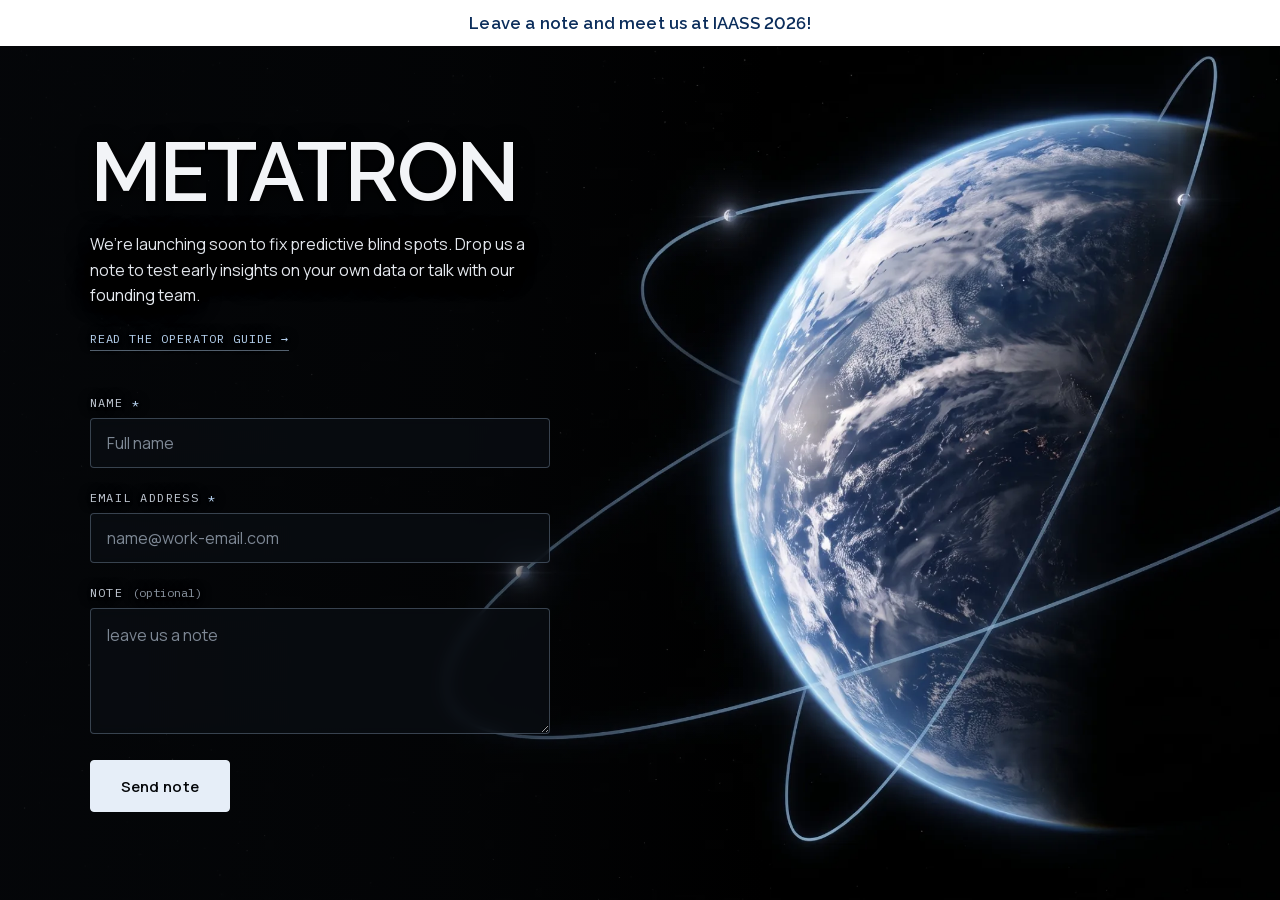
<file: index.html>
<!DOCTYPE html>
<html lang="en">
<head>
<meta charset="utf-8">
<meta name="viewport" content="width=device-width, initial-scale=1">
<title>Metatron</title>
<meta name="description" content="We're launching soon to fix predictive blind spots. Test early insights on your own data or talk with our founding team.">
<link rel="preload" href="assets/fonts/manrope-latin.woff2" as="font" type="font/woff2" crossorigin>
<link rel="preload" href="assets/fonts/raleway-600-latin.woff2" as="font" type="font/woff2" crossorigin>
<link rel="stylesheet" href="styles.css">
</head>
<body>
<header class="banner">
  <p>Leave a note and meet us at IAASS 2026!</p>
</header>
<main class="page">
  <div class="bg" aria-hidden="true"></div>
  <div class="overlay" aria-hidden="true"></div>

  <div class="content">
    <div class="stack">
      <header class="intro">
        <h1>Metatron</h1>
        <p>We’re launching soon to fix predictive blind spots. Drop us a note to test early insights on your own data or talk with our founding team.</p>
        <a class="guide-link" href="/iaass2026/">Read the operator guide <span aria-hidden="true">→</span></a>
      </header>

      <div class="success" id="success" hidden>
        <span class="eyebrow">Message received</span>
        <p id="success-msg"></p>
      </div>

      <form id="contact" novalidate data-endpoint="https://script.google.com/macros/s/AKfycby-rSQ4V_kfU2_NtYznqkLeW7cXwyNaq0hUFwGAv3nIm2HUWSZgoiJLJumftzCt1XFF/exec">
        <label class="field">
          <span class="label">Name <span class="req">*</span></span>
          <input type="text" name="name" autocomplete="name" placeholder="Full name" aria-describedby="name-error">
          <span class="error" id="name-error" hidden></span>
        </label>

        <label class="field">
          <span class="label">Email address <span class="req">*</span></span>
          <input type="email" name="email" autocomplete="email" inputmode="email" placeholder="name@work-email.com" aria-describedby="email-error">
          <span class="error" id="email-error" hidden></span>
        </label>

        <label class="field">
          <span class="label">Note <span class="opt">(optional)</span></span>
          <textarea name="note" rows="4" placeholder="leave us a note"></textarea>
        </label>

        <!-- Honeypot: invisible to people, filled in by most bots. Submissions that
             carry a value here are dropped server-side. Not a .field — stays hidden. -->
        <input class="hp" type="text" name="company" tabindex="-1" autocomplete="off" aria-hidden="true">

        <div class="actions">
          <button type="submit" class="btn btn--solid">Send note</button>
          <span class="error" id="submit-error" role="alert" hidden></span>
        </div>
      </form>
    </div>
  </div>
</main>
<script src="main.js"></script>
</body>
</html>
</file>
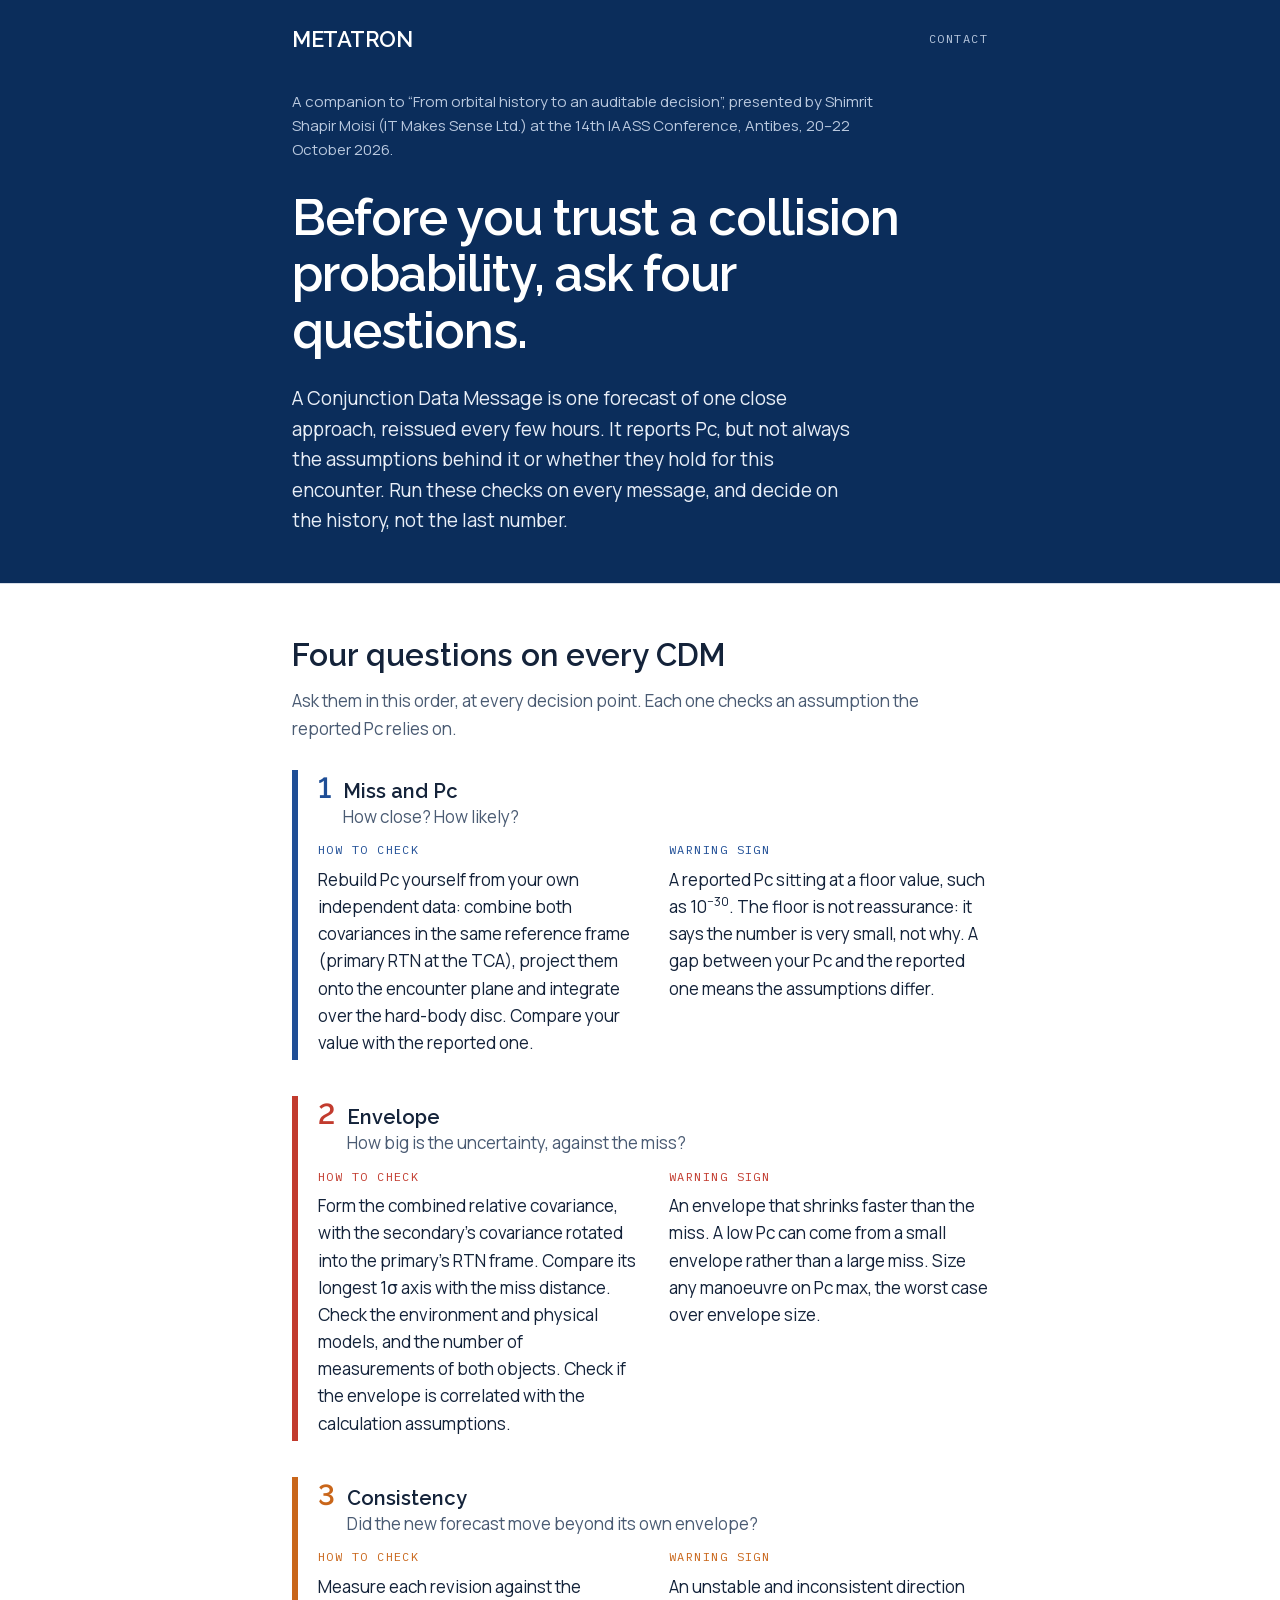
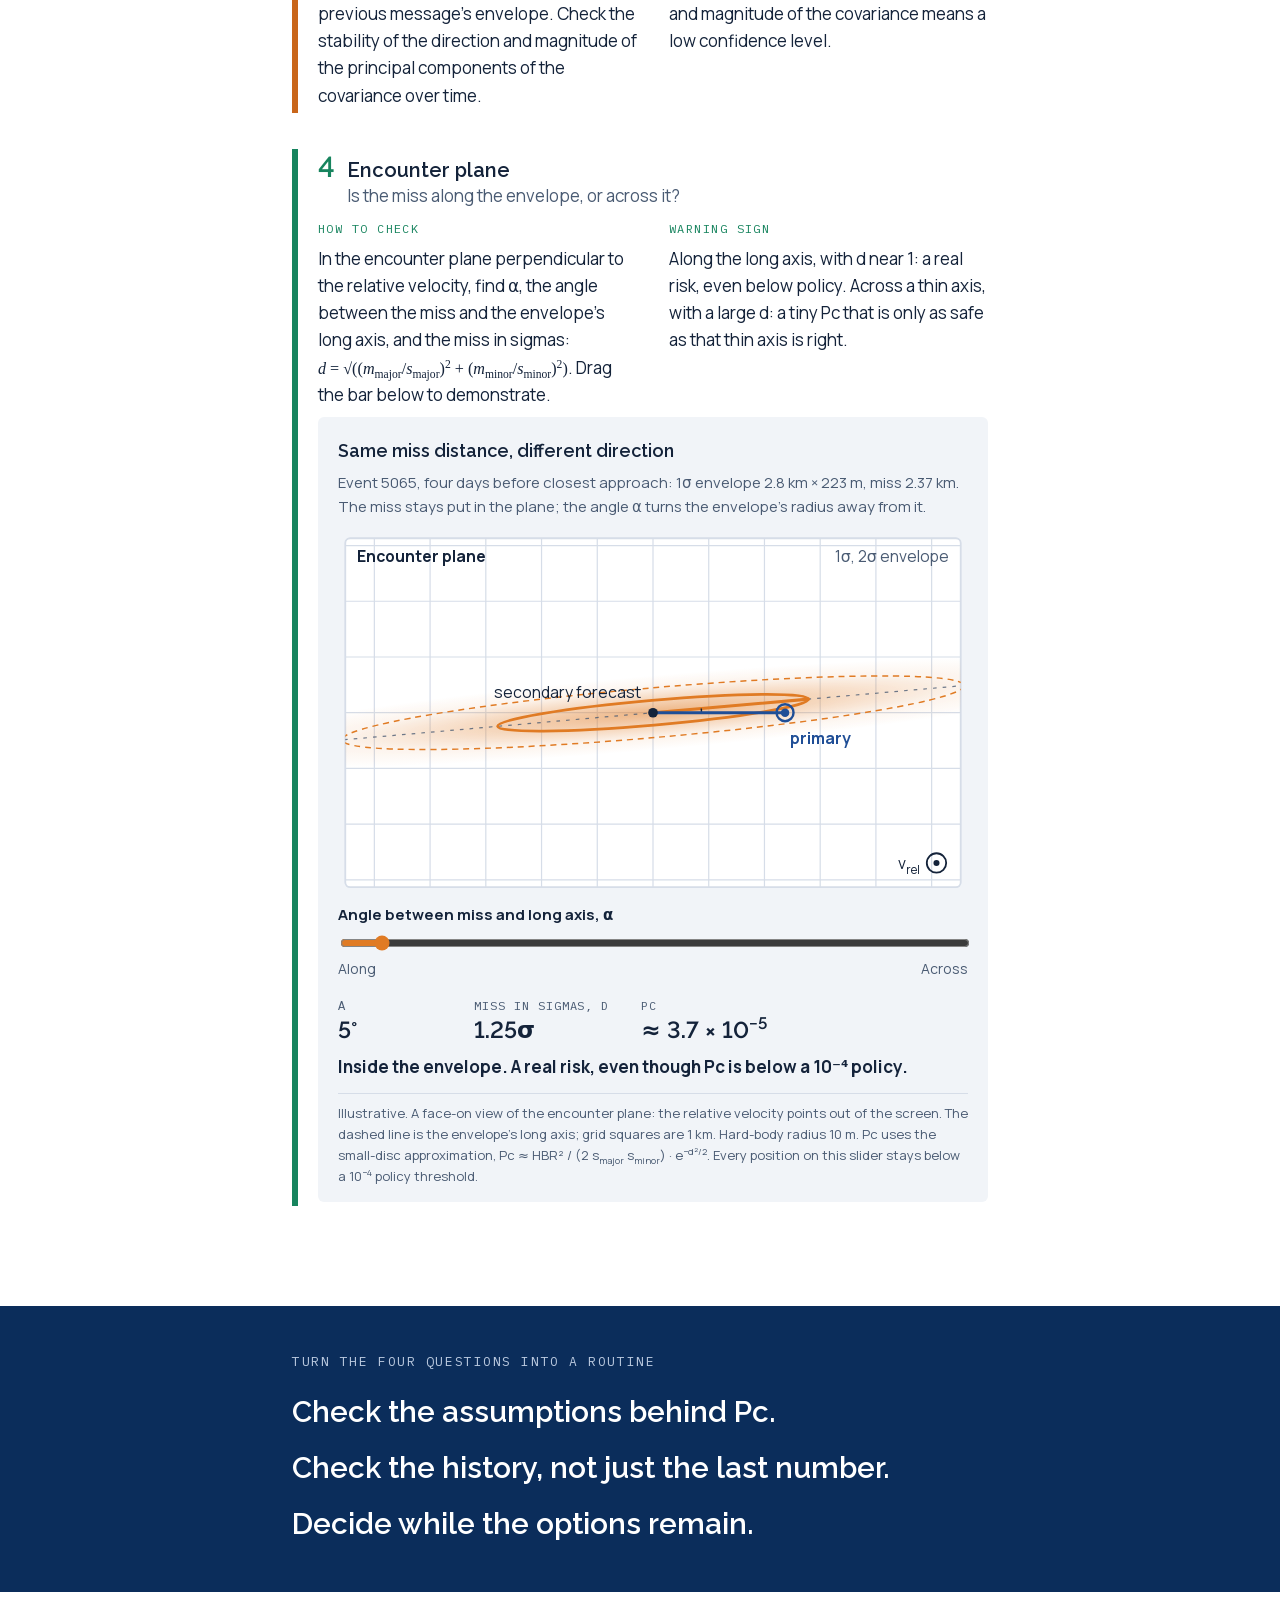
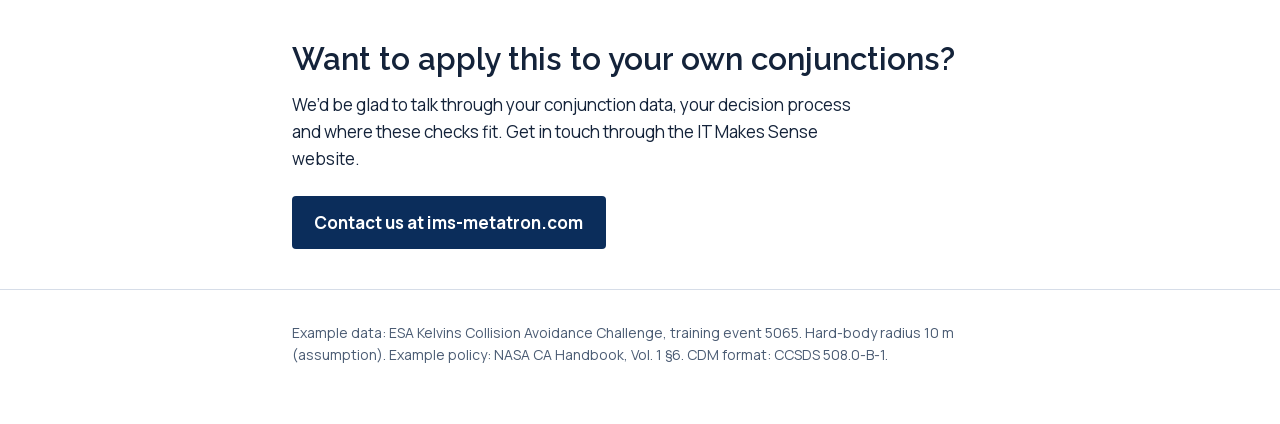
<file: iaass2026/index.html>
<!DOCTYPE html>
<html lang="en">
<head>
<meta charset="utf-8">
<meta name="viewport" content="width=device-width, initial-scale=1">
<title>Before you trust a collision probability · Metatron</title>
<meta name="description" content="Four questions to ask of every Conjunction Data Message before you trust its collision probability. An operator guide from Metatron.">
<link rel="canonical" href="https://www.ims-metatron.com/iaass2026/">
<meta property="og:type" content="article">
<meta property="og:title" content="Before you trust a collision probability, ask four questions">
<meta property="og:description" content="Four questions to ask of every Conjunction Data Message. Companion to the IAASS 2026 talk “From orbital history to an auditable decision”.">
<meta property="og:url" content="https://www.ims-metatron.com/iaass2026/">
<link rel="preload" href="/iaass2026/assets/fonts/manrope-latin.woff2" as="font" type="font/woff2" crossorigin>
<link rel="preload" href="/iaass2026/assets/fonts/raleway-600-latin.woff2" as="font" type="font/woff2" crossorigin>
<style>
  /* Fonts are self-hosted inside this folder so /iaass2026 deploys on its own (same files as the main site). */
@font-face { font-family: 'Manrope'; font-weight: 200 800; font-display: swap;
  src: url('/iaass2026/assets/fonts/manrope-latin.woff2') format('woff2');
  unicode-range: U+0000-00FF, U+0131, U+0152-0153, U+02BB-02BC, U+02C6, U+02DA, U+02DC, U+0304, U+0308, U+0329, U+2000-206F, U+20AC, U+2122, U+2191, U+2193, U+2212, U+2215, U+FEFF, U+FFFD; }
@font-face { font-family: 'Manrope'; font-weight: 200 800; font-display: swap;
  src: url('/iaass2026/assets/fonts/manrope-latin-ext.woff2') format('woff2');
  unicode-range: U+0100-02BA, U+02BD-02C5, U+02C7-02CC, U+02CE-02D7, U+02DD-02FF, U+1D00-1DBF, U+1E00-1E9F, U+1EF2-1EFF, U+2020, U+20A0-20AB, U+20AD-20C4, U+2113, U+2C60-2C7F, U+A720-A7FF; }
@font-face { font-family: 'Raleway'; font-weight: 600; font-display: swap;
  src: url('/iaass2026/assets/fonts/raleway-600-latin.woff2') format('woff2');
  unicode-range: U+0000-00FF, U+0131, U+0152-0153, U+02BB-02BC, U+02C6, U+02DA, U+02DC, U+0304, U+0308, U+0329, U+2000-206F, U+20AC, U+2122, U+2191, U+2193, U+2212, U+2215, U+FEFF, U+FFFD; }
@font-face { font-family: 'Raleway'; font-weight: 600; font-display: swap;
  src: url('/iaass2026/assets/fonts/raleway-600-latin-ext.woff2') format('woff2');
  unicode-range: U+0100-02BA, U+02BD-02C5, U+02C7-02CC, U+02CE-02D7, U+02DD-02FF, U+1D00-1DBF, U+1E00-1E9F, U+1EF2-1EFF, U+2020, U+20A0-20AB, U+20AD-20C4, U+2113, U+2C60-2C7F, U+A720-A7FF; }
@font-face { font-family: 'IBM Plex Mono'; font-weight: 400; font-display: swap;
  src: url('/iaass2026/assets/fonts/ibm-plex-mono-400-latin.woff2') format('woff2');
  unicode-range: U+0000-00FF, U+0131, U+0152-0153, U+02BB-02BC, U+02C6, U+02DA, U+02DC, U+0304, U+0308, U+0329, U+2000-206F, U+20AC, U+2122, U+2191, U+2193, U+2212, U+2215, U+FEFF, U+FFFD; }
@font-face { font-family: 'IBM Plex Mono'; font-weight: 400; font-display: swap;
  src: url('/iaass2026/assets/fonts/ibm-plex-mono-400-latin-ext.woff2') format('woff2');
  unicode-range: U+0100-02BA, U+02BD-02C5, U+02C7-02CC, U+02CE-02D7, U+02DD-02FF, U+1D00-1DBF, U+1E00-1E9F, U+1EF2-1EFF, U+2020, U+20A0-20AB, U+20AD-20C4, U+2113, U+2C60-2C7F, U+A720-A7FF; }


  :root {
    color-scheme: light;
    --bg: #ffffff;
    --surface: #f1f4f8;
    --ink: #14233a;
    --muted: #4a5b73;
    --rule: #d6dde8;
    --hero-bg: #0b2d5b;
    --hero-ink: #ffffff;
    --hero-muted: #b9c8de;
    --q1: #1f4e96;
    --q2: #c23b2e;
    --q3: #c9661a;
    --q4: #17845e;
    --env: #e07b24;
    --miss: #1f4e96;
    --cta-bg: var(--hero-bg);   /* reuse the hero pairing: navy on the light page */
    --cta-ink: var(--hero-ink);
    /* Type aligned with the landing page (index.html / fonts.css) */
    --display: "Raleway", system-ui, sans-serif;      /* headings, big numbers */
    --sans: "Manrope", system-ui, sans-serif;         /* body */
    --mono: "IBM Plex Mono", ui-monospace, monospace; /* small uppercase labels */
    --math: Georgia, "Times New Roman", serif;        /* formula variables only */
  }
  @media (prefers-color-scheme: dark) {
    :root {
      color-scheme: dark;
      --bg: #0c1626;
      --surface: #13223a;
      --ink: #e5ebf4;
      --muted: #a2b2c9;
      --rule: #273a5a;
      --hero-bg: #0a2348;
      --hero-ink: #ffffff;
      --hero-muted: #b0c1da;
      --q1: #86abec;
      --q2: #f07f71;
      --q3: #f2a052;
      --q4: #4fcf9f;
      --env: #f2a052;
      --miss: #9dbdf3;
      --cta-bg: var(--hero-ink);  /* inverted on the dark page: white on navy ink */
      --cta-ink: var(--hero-bg);
    }
  }

  * { box-sizing: border-box; }
  h1, h2, h3, .q-num, .readout dd, .takeaways p.line { font-variant-numeric: lining-nums; }
  html { -webkit-text-size-adjust: 100%; }
  body {
    margin: 0;
    background: var(--bg);
    color: var(--ink);
    font-family: var(--sans);
    font-size: 1.0625rem;
    line-height: 1.6;
  }
  .wrap { max-width: 46rem; margin-left: auto; margin-right: auto; padding-left: 1.25rem; padding-right: 1.25rem; }
  a { color: var(--q1); }
  a:focus-visible, input:focus-visible { outline: 3px solid var(--env); outline-offset: 3px; }
  sup, sub { font-size: 0.72em; line-height: 0; }
  .num { font-variant-numeric: tabular-nums lining-nums; }
  .math { font-family: var(--math); font-size: 0.95em; white-space: nowrap; }

  /* Site nav (links back to the landing page) */
  .site-nav { display: flex; align-items: center; justify-content: space-between; gap: 1rem; margin: 0 0 2.5rem; }
  .site-nav a { color: var(--hero-ink); text-decoration: none; }
  .wordmark { font-family: var(--display); font-weight: 600; text-transform: uppercase; letter-spacing: -0.02em; font-size: 1.375rem; line-height: 1; }
  .site-nav .nav-link { font-family: var(--mono); font-size: 0.75rem; letter-spacing: 0.12em; text-transform: uppercase; color: var(--hero-muted); }
  .site-nav a:hover { color: #ffffff; }
  .site-nav a:focus-visible { outline: 3px solid var(--env); outline-offset: 3px; }

  /* Hero */
  header {
    background: var(--hero-bg);
    color: var(--hero-ink);
    padding: 1.75rem 0 3rem;
    border-bottom: 1px solid var(--rule);
  }
  header .credit {
    margin: 0 0 1.75rem;
    color: var(--hero-muted);
    font-size: 0.9375rem;
    max-width: 38rem;
  }
  h1 {
    font-family: var(--display);
    font-weight: 600;
    font-size: clamp(2rem, 5.2vw, 3.15rem);
    line-height: 1.12;
    letter-spacing: -0.02em;
    margin: 0 0 1.5rem;
    max-width: 20ch;
  }
  header .lede {
    font-size: 1.1875rem;
    line-height: 1.6;
    margin: 0;
    max-width: 36rem;
    color: #e8eef7;
  }

  /* Sections */
  section { padding: 3.25rem 0 0.5rem; }
  h2 {
    font-family: var(--display);
    font-weight: 600;
    font-size: clamp(1.5rem, 3.4vw, 1.95rem);
    line-height: 1.25;
    margin: 0 0 0.75rem;
  }
  .intro { color: var(--muted); margin: 0 0 1.75rem; max-width: 40rem; }

  /* Four questions */
  ol.questions { list-style: none; margin: 0; padding: 0; }
  ol.questions > li {
    position: relative;
    border-left: 6px solid var(--c);
    padding: 0.25rem 0 0.25rem 1.25rem;
    margin: 0 0 2.25rem;
  }
  ol.questions > li:nth-child(1) { --c: var(--q1); }
  ol.questions > li:nth-child(2) { --c: var(--q2); }
  ol.questions > li:nth-child(3) { --c: var(--q3); }
  ol.questions > li:nth-child(4) { --c: var(--q4); }
  .q-head { display: flex; align-items: baseline; gap: 0.75rem; margin-bottom: 0.75rem; }
  .q-num { font-family: var(--display); font-weight: 600; font-size: 1.8rem; color: var(--c); line-height: 1; }
  h3 { font-family: var(--display); font-weight: 600; font-size: 1.25rem; margin: 0; line-height: 1.3; }
  .q-ask { display: block; font-family: var(--sans); font-weight: 400; font-size: 1.0625rem; color: var(--muted); margin-top: 0.15rem; }
  .q-body { display: grid; gap: 1rem 2rem; grid-template-columns: 1fr; }
  @media (min-width: 640px) { .q-body { grid-template-columns: 1fr 1fr; } }
  h4 { font-family: var(--mono); font-size: 0.75rem; font-weight: 400; letter-spacing: 0.12em; text-transform: uppercase; margin: 0 0 0.4rem; color: var(--c); }
  .q-body p { margin: 0; }

  /* Interactive plane */
  figure.plane {
    margin: 0.5rem 0 0;
    padding: 1.25rem 1.25rem 1rem;
    background: var(--surface);
    border-radius: 6px;
  }
  figure.plane h4 { color: var(--ink); font-family: var(--display); font-weight: 600; font-size: 1.125rem; letter-spacing: 0; text-transform: none; margin-bottom: 0.35rem; }
  figure.plane .setup { margin: 0 0 0.75rem; font-size: 0.9375rem; color: var(--muted); }
  figure.plane svg { display: block; width: 100%; height: auto; }
  .lbl { fill: var(--muted); font-family: var(--sans); font-size: 13px; }
  .lbl-ink { fill: var(--ink); }
  .lbl-prim { fill: var(--miss); font-weight: 700; }
  .lbl-strong { font-weight: 700; }
  .lbl-sub { font-size: 0.75em; }
  .lbl-alpha { fill: var(--ink); font-family: var(--math); font-style: italic; font-size: 15px; }
  @media (max-width: 560px) {
    figure.plane { padding: 1rem 0.9rem 0.85rem; }
    .lbl { font-size: 19px; }
    .lbl-alpha { font-size: 21px; }
  }
  .control { margin: 0.5rem 0 0.25rem; }
  .control label { display: block; font-weight: 700; font-size: 0.9375rem; margin-bottom: 0.25rem; }
  .control input[type=range] { width: 100%; accent-color: var(--env); }
  .ends { display: flex; justify-content: space-between; font-size: 0.875rem; color: var(--muted); }
  .readout { display: flex; flex-wrap: wrap; gap: 0.5rem 2rem; margin: 1rem 0 0.5rem; }
  .readout div { min-width: 6.5rem; }
  .readout dt { font-family: var(--mono); font-size: 0.75rem; letter-spacing: 0.08em; text-transform: uppercase; color: var(--muted); }
  .readout dd { margin: 0; font-family: var(--display); font-weight: 600; font-size: 1.45rem; line-height: 1.3; }
  .verdict { margin: 0.25rem 0 0.75rem; font-weight: 700; }
  figure.plane figcaption { font-size: 0.8125rem; color: var(--muted); border-top: 1px solid var(--rule); padding-top: 0.6rem; }



  /* Takeaways */
  .takeaways { background: var(--hero-bg); color: var(--hero-ink); margin-top: 3.5rem; padding: 3rem 0; }
  .takeaways h2 { color: var(--hero-muted); font-size: 0.8125rem; font-family: var(--mono); font-weight: 400; letter-spacing: 0.12em; text-transform: uppercase; margin: 0 0 1.4rem; }
  .takeaways p.line {
    font-family: var(--display);
    font-weight: 600;
    font-size: clamp(1.35rem, 3.6vw, 1.85rem);
    line-height: 1.3;
    margin: 0 0 1.1rem;
  }
  .takeaways p.line:last-of-type { margin-bottom: 0; }

  .contact { padding: 3rem 0 2.5rem; border-bottom: 1px solid var(--rule); }
  .contact p { margin: 0 0 1.5rem; max-width: 36rem; }
  .cta {
    display: inline-block;
    background: var(--cta-bg);
    color: var(--cta-ink);
    font-weight: 700;
    text-decoration: none;
    padding: 0.8rem 1.4rem;
    border-radius: 4px;
  }
  .nowrap { white-space: nowrap; }
  .cta:hover { text-decoration: underline; text-underline-offset: 3px; }
  footer { padding: 2rem 0 3rem; font-size: 0.875rem; color: var(--muted); }
  footer p { margin: 0 0 0.6rem; }
</style>
</head>
<body>

<header>
  <div class="wrap">
    <nav class="site-nav" aria-label="Site">
      <a class="wordmark" href="/">Metatron</a>
      <a class="nav-link" href="/#contact">Contact</a>
    </nav>
    <p class="credit">A companion to “From orbital history to an auditable decision”, presented by Shimrit Shapir Moisi (IT Makes Sense Ltd.) at the 14th IAASS Conference, Antibes, 20–22 October 2026.</p>
    <h1>Before you trust a collision probability, ask four questions.</h1>
    <p class="lede">A Conjunction Data Message is one forecast of one close approach, reissued every few hours. It reports Pc, but not always the assumptions behind it or whether they hold for this encounter. Run these checks on every message, and decide on the history, not the last number.</p>
  </div>
</header>

<main>
  <section class="wrap" aria-labelledby="s-questions">
    <h2 id="s-questions">Four questions on every CDM</h2>
    <p class="intro">Ask them in this order, at every decision point. Each one checks an assumption the reported Pc relies on.</p>

    <ol class="questions">
      <li>
        <div class="q-head"><span class="q-num" aria-hidden="true">1</span>
          <h3>Miss and Pc<span class="q-ask">How close? How likely?</span></h3></div>
        <div class="q-body">
          <div><h4>How to check</h4>
            <p>Rebuild Pc yourself from your own independent data: combine both covariances in the same reference frame (primary RTN at the TCA), project them onto the encounter plane and integrate over the hard-body disc. Compare your value with the reported one.</p></div>
          <div><h4>Warning sign</h4>
            <p>A reported Pc sitting at a floor value, such as 10<sup>−30</sup>. The floor is not reassurance: it says the number is very small, not why. A gap between your Pc and the reported one means the assumptions differ.</p></div>
        </div>
      </li>

      <li>
        <div class="q-head"><span class="q-num" aria-hidden="true">2</span>
          <h3>Envelope<span class="q-ask">How big is the uncertainty, against the miss?</span></h3></div>
        <div class="q-body">
          <div><h4>How to check</h4>
            <p>Form the combined relative covariance, with the secondary’s covariance rotated into the primary’s RTN frame. Compare its longest 1σ axis with the miss distance. Check the environment and physical models, and the number of measurements of both objects. Check if the envelope is correlated with the calculation assumptions.</p></div>
          <div><h4>Warning sign</h4>
            <p>An envelope that shrinks faster than the miss. A low Pc can come from a small envelope rather than a large miss. Size any manoeuvre on Pc max, the worst case over envelope size.</p></div>
        </div>
      </li>

      <li>
        <div class="q-head"><span class="q-num" aria-hidden="true">3</span>
          <h3>Consistency<span class="q-ask">Did the new forecast move beyond its own envelope?</span></h3></div>
        <div class="q-body">
          <div><h4>How to check</h4>
            <p>Measure each revision against the previous message’s envelope. Check the stability of the direction and magnitude of the principal components of the covariance over time.</p></div>
          <div><h4>Warning sign</h4>
            <p>An unstable and inconsistent direction and magnitude of the covariance means a low confidence level.</p></div>
        </div>
      </li>

      <li>
        <div class="q-head"><span class="q-num" aria-hidden="true">4</span>
          <h3>Encounter plane<span class="q-ask">Is the miss along the envelope, or across it?</span></h3></div>
        <div class="q-body">
          <div><h4>How to check</h4>
            <p>In the encounter plane perpendicular to the relative velocity, find α, the angle between the miss and the envelope’s long axis, and the miss in sigmas: <span class="math"><i>d</i> = √((<i>m</i><sub>major</sub>/<i>s</i><sub>major</sub>)<sup>2</sup> + (<i>m</i><sub>minor</sub>/<i>s</i><sub>minor</sub>)<sup>2</sup>)</span>. Drag the bar below to demonstrate.</p></div>
          <div><h4>Warning sign</h4>
            <p>Along the long axis, with d near 1: a real risk, even below policy. Across a thin axis, with a large d: a tiny Pc that is only as safe as that thin axis is right.</p></div>
        </div>

        <figure class="plane" aria-labelledby="plane-title">
          <h4 id="plane-title">Same miss distance, different direction</h4>
          <p class="setup">Event 5065, four days before closest approach: 1σ envelope 2.8&nbsp;km × 223&nbsp;m, miss 2.37&nbsp;km. The miss stays put in the plane; the angle α turns the envelope’s radius away from it.</p>

          <svg id="plane-svg" viewBox="100 0 520 300" role="img" aria-label="Face-on view of the encounter plane: a fixed miss vector and a thin uncertainty ellipse turned by the angle α">
            <defs>
              <radialGradient id="density">
                <stop offset="0" style="stop-color: var(--env); stop-opacity: 0.55"/>
                <stop offset="0.33" style="stop-color: var(--env); stop-opacity: 0.32"/>
                <stop offset="0.67" style="stop-color: var(--env); stop-opacity: 0.08"/>
                <stop offset="1" style="stop-color: var(--env); stop-opacity: 0"/>
              </radialGradient>
              <clipPath id="plane-clip"><rect id="clip-rect" x="106" y="6" width="508" height="288" rx="4"/></clipPath>
            </defs>
            <rect id="plane-rect" x="106" y="6" width="508" height="288" rx="4" style="fill: var(--bg); stroke: var(--rule)" stroke-width="1.5"/>
            <g clip-path="url(#plane-clip)" style="stroke: var(--rule)" stroke-width="1">
              <line x1="84" y1="0" x2="84" y2="300"/>
              <line x1="130" y1="0" x2="130" y2="300"/>
              <line x1="176" y1="0" x2="176" y2="300"/>
              <line x1="222" y1="0" x2="222" y2="300"/>
              <line x1="268" y1="0" x2="268" y2="300"/>
              <line x1="314" y1="0" x2="314" y2="300"/>
              <line x1="360" y1="0" x2="360" y2="300"/>
              <line x1="406" y1="0" x2="406" y2="300"/>
              <line x1="452" y1="0" x2="452" y2="300"/>
              <line x1="498" y1="0" x2="498" y2="300"/>
              <line x1="544" y1="0" x2="544" y2="300"/>
              <line x1="590" y1="0" x2="590" y2="300"/>
              <line x1="636" y1="0" x2="636" y2="300"/>
              <line x1="0" y1="12" x2="720" y2="12"/>
              <line x1="0" y1="58" x2="720" y2="58"/>
              <line x1="0" y1="104" x2="720" y2="104"/>
              <line x1="0" y1="150" x2="720" y2="150"/>
              <line x1="0" y1="196" x2="720" y2="196"/>
              <line x1="0" y1="242" x2="720" y2="242"/>
              <line x1="0" y1="288" x2="720" y2="288"/>
            </g>
            <g clip-path="url(#plane-clip)">
              <g id="env-g">
                <ellipse cx="360" cy="150" rx="386.4" ry="30.78" fill="url(#density)"/>
                <line x1="-40" y1="150" x2="760" y2="150" style="stroke: var(--muted)" stroke-width="1" stroke-dasharray="3 5" opacity="0.8"/>
                <ellipse cx="360" cy="150" rx="257.6" ry="20.52" fill="none" style="stroke: var(--env)" stroke-width="1.2" stroke-dasharray="5 4"/>
                <ellipse cx="360" cy="150" rx="128.8" ry="10.26" fill="none" style="stroke: var(--env)" stroke-width="2.2"/>
                <line x1="360" y1="150" x2="488.8" y2="150" style="stroke: var(--env)" stroke-width="2.5" stroke-linecap="round"/>
              </g>
            </g>
            <text id="plane-label" class="lbl lbl-ink lbl-strong" x="116" y="26">Encounter plane</text>
            <text id="env-label" class="lbl" x="604" y="26" text-anchor="end">1σ, 2σ envelope</text>
            <g id="vrel" transform="translate(594 274)">
              <circle r="8" fill="none" style="stroke: var(--ink)" stroke-width="1.5"/>
              <circle r="2.5" style="fill: var(--ink)"/>
              <text class="lbl lbl-ink" x="-14" y="5" text-anchor="end">v<tspan class="lbl-sub" dy="4">rel</tspan></text>
            </g>
            <path id="arc" fill="none" style="stroke: var(--ink)" stroke-width="1.2"/>
            <text id="alpha-label" class="lbl-alpha">α</text>
            <line x1="360" y1="150" x2="469.0" y2="150" style="stroke: var(--miss)" stroke-width="2.5" stroke-linecap="round"/>
            <circle cx="360" cy="150" r="4" style="fill: var(--ink)"/>
            <text id="sec-label" class="lbl lbl-ink" x="350" y="138" text-anchor="end">secondary forecast</text>
            <circle cx="469.0" cy="150" r="7" fill="none" style="stroke: var(--miss)" stroke-width="2"/>
            <circle cx="469.0" cy="150" r="3.5" style="fill: var(--miss)"/>
            <text class="lbl lbl-prim" x="473.0" y="176">primary</text>
          </svg>

          <div class="control">
            <label for="alpha">Angle between miss and long axis, α</label>
            <input id="alpha" type="range" min="0" max="90" step="1" value="5">
            <div class="ends" aria-hidden="true"><span>Along</span><span>Across</span></div>
          </div>

          <dl class="readout" aria-live="polite">
            <div><dt>α</dt><dd class="num" id="out-alpha">5°</dd></div>
            <div><dt>Miss in sigmas, d</dt><dd class="num" id="out-d">1.25σ</dd></div>
            <div><dt>Pc</dt><dd class="num" id="out-pc">≈ 3.7 × 10<sup>−5</sup></dd></div>
          </dl>
          <p class="verdict" id="verdict"></p>
          <figcaption>Illustrative. A face-on view of the encounter plane: the relative velocity points out of the screen. The dashed line is the envelope’s long axis; grid squares are 1&nbsp;km. Hard-body radius 10&nbsp;m. Pc uses the small-disc approximation, Pc ≈ HBR² / (2&nbsp;s<sub>major</sub>&nbsp;s<sub>minor</sub>) · e<sup>−d²/2</sup>. Every position on this slider stays below a 10<sup>−4</sup> policy threshold.</figcaption>
        </figure>
      </li>
    </ol>
  </section>

  <section class="takeaways" aria-labelledby="s-routine">
    <div class="wrap">
      <h2 id="s-routine">Turn the four questions into a routine</h2>
      <p class="line">Check the assumptions behind Pc.</p>
      <p class="line">Check the history, not just the last number.</p>
      <p class="line">Decide while the options remain.</p>
    </div>
  </section>
<section class="contact" aria-labelledby="s-contact">
  <div class="wrap">
    <h2 id="s-contact">Want to apply this to your own conjunctions?</h2>
    <p>We’d be glad to talk through your conjunction data, your decision process and where these checks fit. Get in touch through the IT Makes Sense website.</p>
    <a class="cta" href="/#contact">Contact us at <span class="nowrap">ims-metatron.com</span></a>
  </div>
</section>
</main>

<footer>
  <div class="wrap">
    <p>Example data: ESA Kelvins Collision Avoidance Challenge, training event 5065. Hard-body radius 10&nbsp;m (assumption). Example policy: NASA CA Handbook, Vol. 1 §6. CDM format: CCSDS 508.0-B-1.</p>
  </div>
</footer>

<script>
(function () {
  var CX = 360, CY = 150;   // secondary forecast, centre of the envelope
  var MISS = 2.37;            // km, fixed in the plane
  var SMAJ = 2.8, SMIN = 0.223, HBR = 0.010; // km, 1σ envelope of event 5065 at T−4 d
  var mq = window.matchMedia('(max-width: 560px)');

  var slider = document.getElementById('alpha');
  var envG = document.getElementById('env-g');
  var arc = document.getElementById('arc');
  var alabel = document.getElementById('alpha-label');
  var outA = document.getElementById('out-alpha');
  var outD = document.getElementById('out-d');
  var outP = document.getElementById('out-pc');
  var verdict = document.getElementById('verdict');

  function sci(p) {
    var e = Math.floor(Math.log10(p));
    var m = p / Math.pow(10, e);
    if (m >= 9.95) { m = 1; e += 1; }
    return '≈ ' + m.toFixed(1) + ' × 10<sup>' + String(e).replace('-', '−') + '</sup>';
  }

  function update() {
    var deg = Number(slider.value);
    var a = deg * Math.PI / 180;

    // The envelope turns about the secondary forecast; α sits between its radius and the miss.
    envG.setAttribute('transform', 'rotate(' + (-deg) + ' ' + CX + ' ' + CY + ')');
    var ar = 40;
    arc.setAttribute('d', 'M ' + (CX + ar) + ' ' + CY + ' A ' + ar + ' ' + ar + ' 0 0 0 ' +
      (CX + ar * Math.cos(a)) + ' ' + (CY - ar * Math.sin(a)));
    arc.style.display = deg < 1 ? 'none' : '';
    alabel.setAttribute('x', CX + 54 * Math.cos(a / 2) - 3);
    alabel.setAttribute('y', CY - 54 * Math.sin(a / 2) + 5);
    alabel.style.display = deg < 8 ? 'none' : '';

    var mMaj = MISS * Math.cos(a), mMin = MISS * Math.sin(a);
    var d = Math.sqrt(Math.pow(mMaj / SMAJ, 2) + Math.pow(mMin / SMIN, 2));
    var pc = (HBR * HBR) / (2 * SMAJ * SMIN) * Math.exp(-d * d / 2);

    outA.textContent = deg + '°';
    outD.textContent = (d < 10 ? d.toFixed(2) : d.toFixed(1)) + 'σ';
    outP.innerHTML = sci(pc);

    if (d < 2) {
      verdict.textContent = 'Inside the envelope. A real risk, even though Pc is below a 10⁻⁴ policy.';
    } else if (d < 5) {
      verdict.textContent = 'Near the edge of the envelope. The answer depends on how far you trust its size.';
    } else {
      verdict.textContent = 'Far across the thin axis. Pc is tiny, but only as safe as that thin axis is right.';
    }
  }

  var svg = document.getElementById('plane-svg');
  var planeRect = document.getElementById('plane-rect');
  var clipRect = document.getElementById('clip-rect');
  var planeLabel = document.getElementById('plane-label');
  var envLabel = document.getElementById('env-label');
  var vrel = document.getElementById('vrel');
  var secLabel = document.getElementById('sec-label');
  function fit() {
    var narrow = mq.matches;
    var x0 = narrow ? 186 : 106, w = narrow ? 418 : 508;
    svg.setAttribute('viewBox', narrow ? '180 0 430 300' : '100 0 520 300');
    planeRect.setAttribute('x', x0); planeRect.setAttribute('width', w);
    clipRect.setAttribute('x', x0); clipRect.setAttribute('width', w);
    planeLabel.setAttribute('x', x0 + 10);
    envLabel.setAttribute('x', x0 + w - 10);
    vrel.setAttribute('transform', 'translate(' + (x0 + w - 20) + ' 274)');
    secLabel.innerHTML = narrow
      ? '<tspan x="350" dy="-20">secondary</tspan><tspan x="350" dy="20">forecast</tspan>'
      : 'secondary forecast';
    secLabel.setAttribute('y', 138);
  }
  if (mq.addEventListener) { mq.addEventListener('change', fit); } else if (mq.addListener) { mq.addListener(fit); }
  fit();

  slider.addEventListener('input', update);
  update();
})();
</script>
</body>
</html>
</file>
<file: styles.css>
/* ---------- Fonts (self-hosted, latin + latin-ext subsets) ---------- */
@font-face { font-family: 'Manrope'; font-weight: 300 600; font-display: swap;
  src: url('assets/fonts/manrope-latin.woff2') format('woff2');
  unicode-range: U+0000-00FF, U+0131, U+0152-0153, U+02BB-02BC, U+02C6, U+02DA, U+02DC, U+0304, U+0308, U+0329, U+2000-206F, U+20AC, U+2122, U+2191, U+2193, U+2212, U+2215, U+FEFF, U+FFFD; }
@font-face { font-family: 'Manrope'; font-weight: 300 600; font-display: swap;
  src: url('assets/fonts/manrope-latin-ext.woff2') format('woff2');
  unicode-range: U+0100-02BA, U+02BD-02C5, U+02C7-02CC, U+02CE-02D7, U+02DD-02FF, U+1D00-1DBF, U+1E00-1E9F, U+1EF2-1EFF, U+2020, U+20A0-20AB, U+20AD-20C4, U+2113, U+2C60-2C7F, U+A720-A7FF; }
@font-face { font-family: 'Raleway'; font-weight: 600; font-display: swap;
  src: url('assets/fonts/raleway-600-latin.woff2') format('woff2');
  unicode-range: U+0000-00FF, U+0131, U+0152-0153, U+02BB-02BC, U+02C6, U+02DA, U+02DC, U+0304, U+0308, U+0329, U+2000-206F, U+20AC, U+2122, U+2191, U+2193, U+2212, U+2215, U+FEFF, U+FFFD; }
@font-face { font-family: 'Raleway'; font-weight: 600; font-display: swap;
  src: url('assets/fonts/raleway-600-latin-ext.woff2') format('woff2');
  unicode-range: U+0100-02BA, U+02BD-02C5, U+02C7-02CC, U+02CE-02D7, U+02DD-02FF, U+1D00-1DBF, U+1E00-1E9F, U+1EF2-1EFF, U+2020, U+20A0-20AB, U+20AD-20C4, U+2113, U+2C60-2C7F, U+A720-A7FF; }
@font-face { font-family: 'IBM Plex Mono'; font-weight: 400; font-display: swap;
  src: url('assets/fonts/ibm-plex-mono-400-latin.woff2') format('woff2');
  unicode-range: U+0000-00FF, U+0131, U+0152-0153, U+02BB-02BC, U+02C6, U+02DA, U+02DC, U+0304, U+0308, U+0329, U+2000-206F, U+20AC, U+2122, U+2191, U+2193, U+2212, U+2215, U+FEFF, U+FFFD; }
@font-face { font-family: 'IBM Plex Mono'; font-weight: 400; font-display: swap;
  src: url('assets/fonts/ibm-plex-mono-400-latin-ext.woff2') format('woff2');
  unicode-range: U+0100-02BA, U+02BD-02C5, U+02C7-02CC, U+02CE-02D7, U+02DD-02FF, U+1D00-1DBF, U+1E00-1E9F, U+1EF2-1EFF, U+2020, U+20A0-20AB, U+20AD-20C4, U+2113, U+2C60-2C7F, U+A720-A7FF; }

/* ---------- Tokens ---------- */
:root {
  --bg: #05070a;
  --text: #f2f4f7;
  --text-soft: #e6eaf0;
  --label: #c3cbd6;
  --muted: #8a94a1;
  --placeholder: #7d8794;
  --accent: #b8d4f2;
  --accent-btn: #e6eef8;
  --error: #ff9b8f;
  --field-bg: rgba(10, 14, 20, 0.72);
  --field-border: rgba(184, 212, 242, 0.28);
  --shadow-strong: 0 1px 3px rgba(0,0,0,0.95), 0 0 14px rgba(0,0,0,0.9), 0 0 28px rgba(0,0,0,0.7);
  --shadow-label: 0 1px 3px rgba(0,0,0,0.95), 0 0 12px rgba(0,0,0,0.85);
  --mobile-bp: 820px; /* reference only; media queries below hardcode it */
  --banner-bg: #ffffff;
  --banner-ink: #0b2d5b; /* navy from the /iaass2026 guide */
}

/* ---------- Base ---------- */
*, *::before, *::after { box-sizing: border-box; }
html, body { margin: 0; padding: 0; background: var(--bg); }
body { min-height: 100vh; display: flex; flex-direction: column; font-family: 'Manrope', system-ui, sans-serif; color: var(--text); -webkit-font-smoothing: antialiased; }
a { color: var(--accent); } a:hover { color: #fff; }
input::placeholder, textarea::placeholder { color: var(--placeholder); }
input:-webkit-autofill { -webkit-text-fill-color: var(--text); -webkit-box-shadow: 0 0 0 1000px #0b0f15 inset; }

/* ---------- Banner ---------- */
.banner { position: relative; z-index: 2; background: var(--banner-bg); color: var(--banner-ink); text-align: center; padding: 12px 16px; }
.banner p { margin: 0; font-family: 'Raleway', sans-serif; font-weight: 600; font-size: clamp(15px, 1.3vw, 18px); line-height: 1.35; letter-spacing: 0.01em; font-variant-numeric: lining-nums; }

/* ---------- Layout ---------- */
.page { position: relative; flex: 1; display: flex; flex-direction: column; width: 100%; overflow: hidden; background: var(--bg); }

.bg {
  position: absolute; inset: 0;
  background: url('assets/bg-desktop.webp') no-repeat;
  background-size: cover;
  background-position: 70% center;
}
.overlay {
  position: absolute; inset: 0;
  background: linear-gradient(90deg, rgba(5,7,10,0.85) 0%, rgba(5,7,10,0.55) 35%, rgba(5,7,10,0) 60%);
}
.content {
  position: relative; flex: 1;
  display: flex; flex-direction: column; justify-content: center;
  padding: clamp(28px, 6vw, 96px) clamp(22px, 7vw, 120px);
}
.stack { width: 100%; max-width: 460px; display: flex; flex-direction: column; gap: clamp(28px, 4vw, 44px); }

@media (max-width: 819.98px) {
  .bg { background-image: url('assets/bg-mobile.webp'); background-size: 210% auto; background-position: 88% 0%; }
  /* Reaches solid well before the text starts: with the form visible the hero
     content sits about 90px down, far above the old 440px solid point. */
  .overlay { background: linear-gradient(180deg, rgba(5,7,10,0) 0px, rgba(5,7,10,0) 40px, rgba(5,7,10,0.72) 140px, var(--bg) 240px); }
  .content { justify-content: flex-end; }
}

/* ---------- Intro ---------- */
.intro { display: flex; flex-direction: column; gap: 20px; }
.intro h1 {
  margin: 0; font-family: 'Raleway', sans-serif; font-weight: 600; text-transform: uppercase;
  font-size: clamp(44px, 6.4vw, 84px); letter-spacing: -0.03em; line-height: 0.95;
  text-shadow: 0 2px 18px rgba(0,0,0,0.85), 0 1px 3px rgba(0,0,0,0.9);
}
.intro p {
  margin: 0; font-size: clamp(16px, 1.25vw, 18px); line-height: 1.6; color: var(--text-soft);
  text-shadow: var(--shadow-strong); text-wrap: pretty;
}

.guide-link {
  align-self: flex-start; font-family: 'IBM Plex Mono', monospace; font-size: 12px; line-height: 1.6;
  letter-spacing: 0.08em; text-transform: uppercase; color: var(--accent); text-decoration: none;
  border-bottom: 1px solid rgba(184,212,242,0.45); padding-bottom: 2px; text-shadow: var(--shadow-label);
}
.guide-link:hover { color: #fff; border-color: #fff; }

/* ---------- Form ---------- */
form { display: flex; flex-direction: column; gap: 22px; }
/* Needed because the rule above outranks the UA's [hidden] { display: none }. */
form[hidden] { display: none; }
.field { display: flex; flex-direction: column; gap: 8px; }
.label, .eyebrow {
  font-family: 'IBM Plex Mono', monospace; font-size: 12px; letter-spacing: 0.12em; text-transform: uppercase;
}
.label { color: var(--label); text-shadow: var(--shadow-label); }
.req { color: var(--accent); }
.opt { text-transform: none; letter-spacing: 0; color: var(--muted); }

input, textarea {
  width: 100%; font: inherit; font-size: 16px; color: var(--text);
  background: var(--field-bg); border: 1px solid var(--field-border); border-radius: 4px;
  outline: none; -webkit-backdrop-filter: blur(6px); backdrop-filter: blur(6px);
  transition: border-color .15s;
}
input { height: 50px; padding: 0 16px; }
textarea { min-height: 112px; padding: 14px 16px; line-height: 1.5; resize: vertical; }
input:focus, textarea:focus { border-color: var(--accent); }
input[aria-invalid="true"] { border-color: var(--error); }

.error { font-size: 13px; color: var(--error); }

/* Honeypot — off-screen rather than display:none, which some bots skip. */
.hp { position: absolute; left: -9999px; width: 1px; height: 1px; padding: 0; border: 0; opacity: 0; }

.actions { display: flex; align-items: center; gap: 18px; flex-wrap: wrap; padding-top: 4px; }
.btn {
  height: 52px; padding: 0 30px; font: inherit; font-size: 15px; font-weight: 600; letter-spacing: 0.02em;
  border: 1px solid var(--accent-btn); border-radius: 4px; cursor: pointer;
  transition: background .15s, color .15s;
}
.btn--solid { background: var(--accent-btn); color: var(--bg); }
.btn--outline { background: transparent; color: var(--text); }
.btn:hover:not(:disabled) { background: #fff; color: var(--bg); }
.btn:disabled { cursor: progress; opacity: .8; }

/* ---------- Success ---------- */
.success { display: flex; flex-direction: column; gap: 10px; padding: 24px 0; border-top: 1px solid rgba(184,212,242,0.35); }
.success[hidden] { display: none; }
.eyebrow { color: var(--accent); }
.success p { margin: 0; font-size: 17px; line-height: 1.55; color: var(--text-soft); }
</file>
